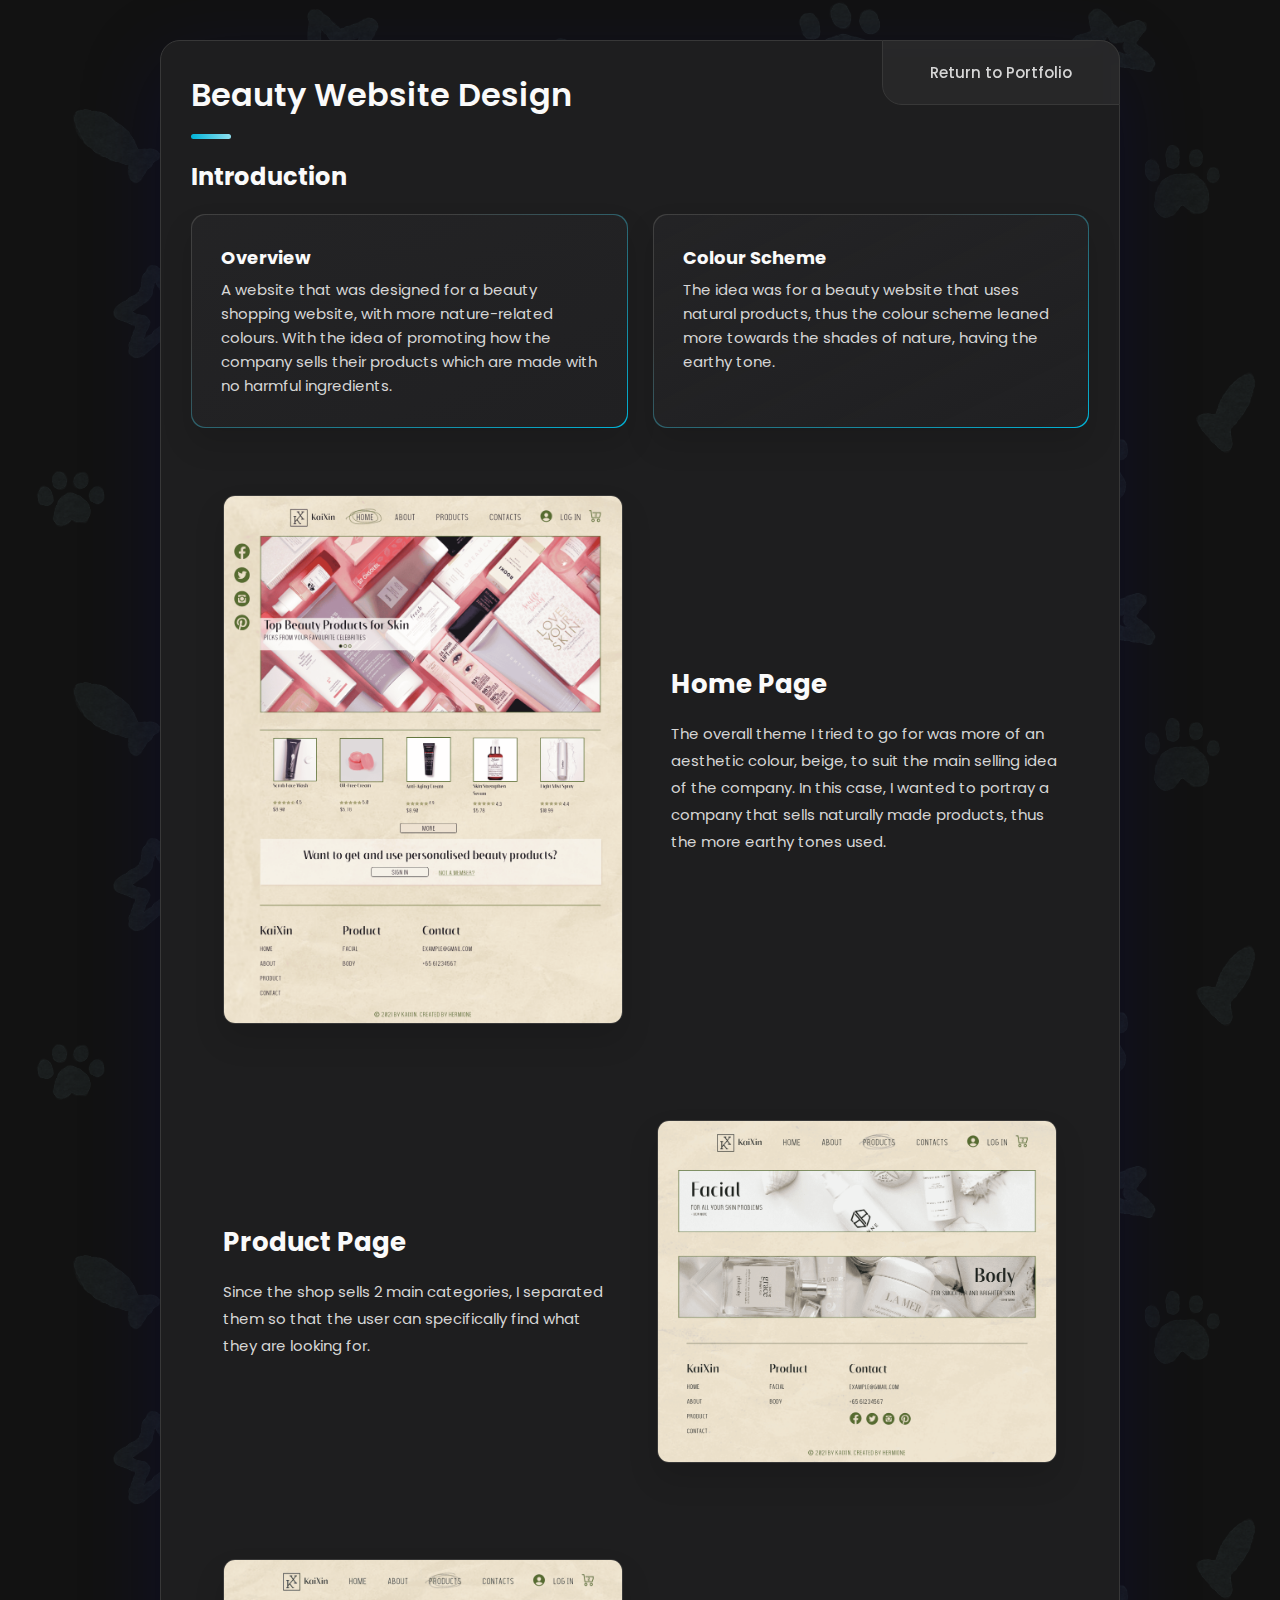
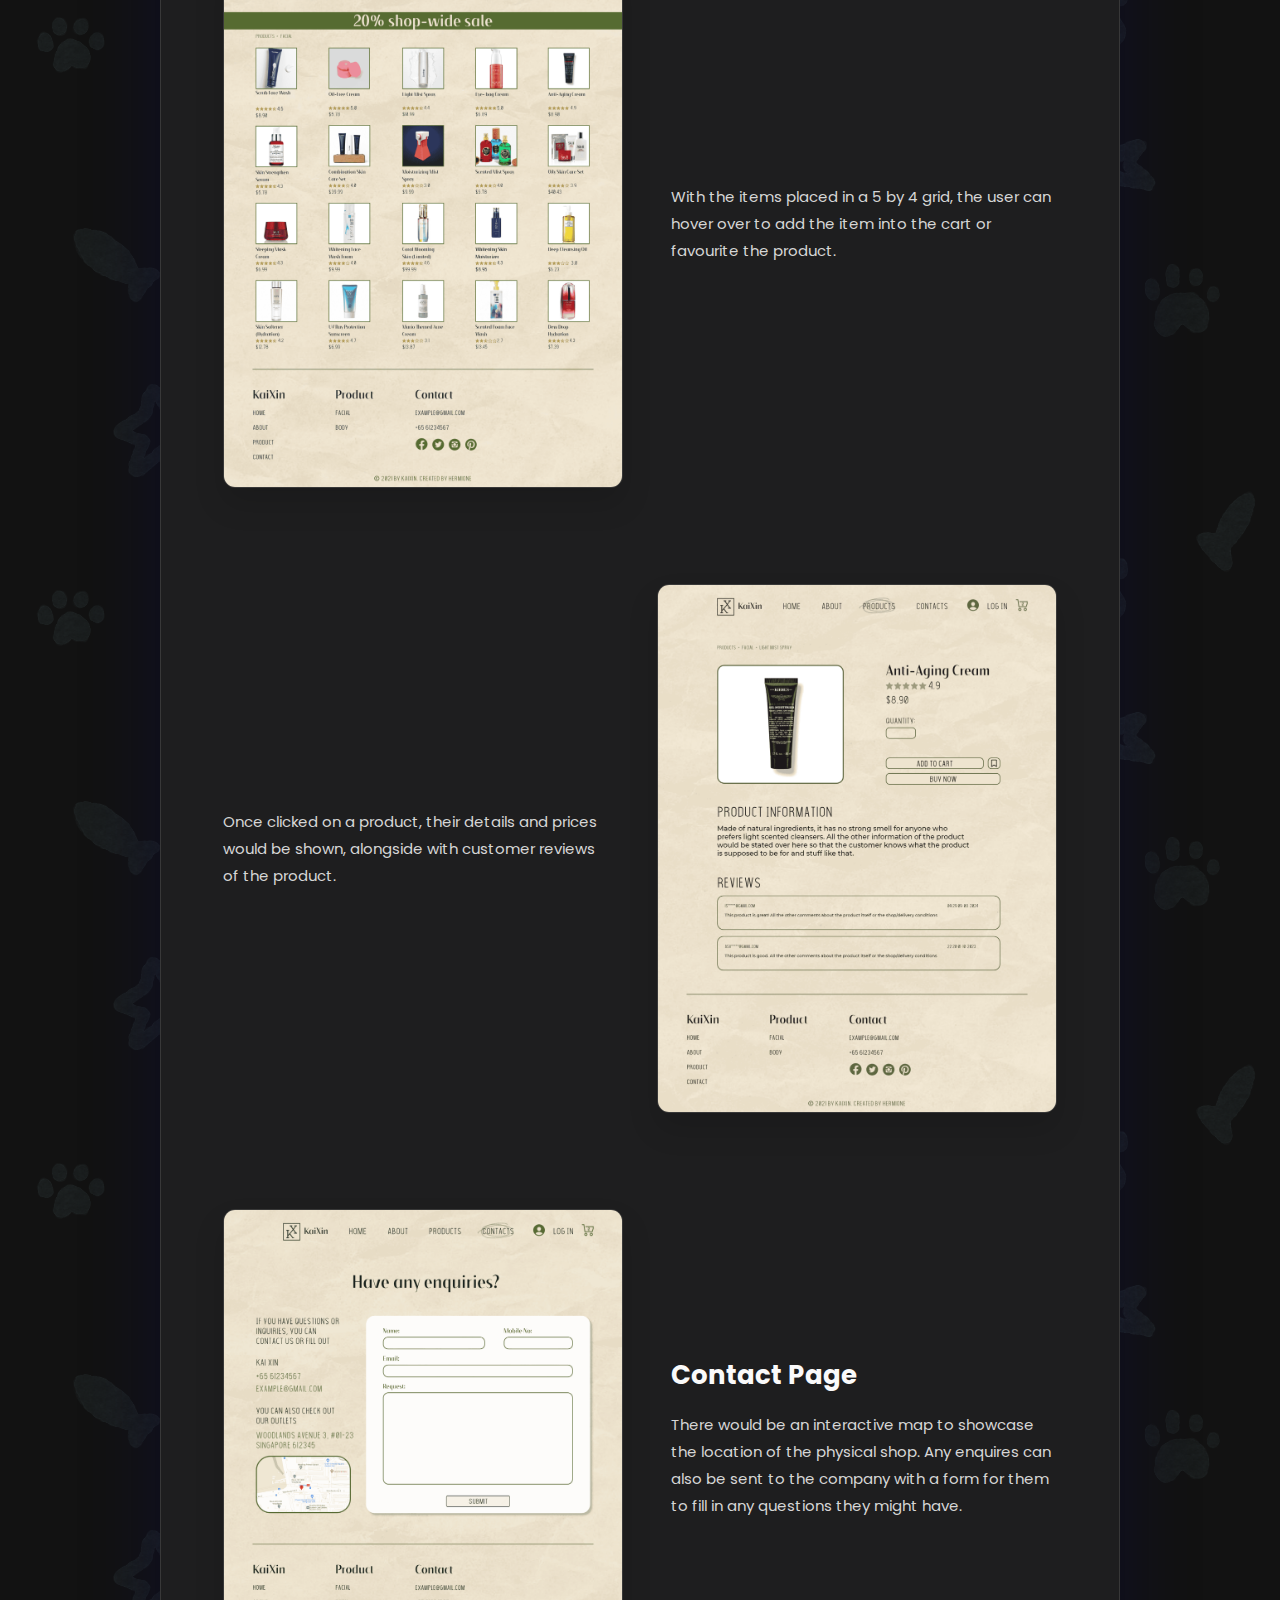
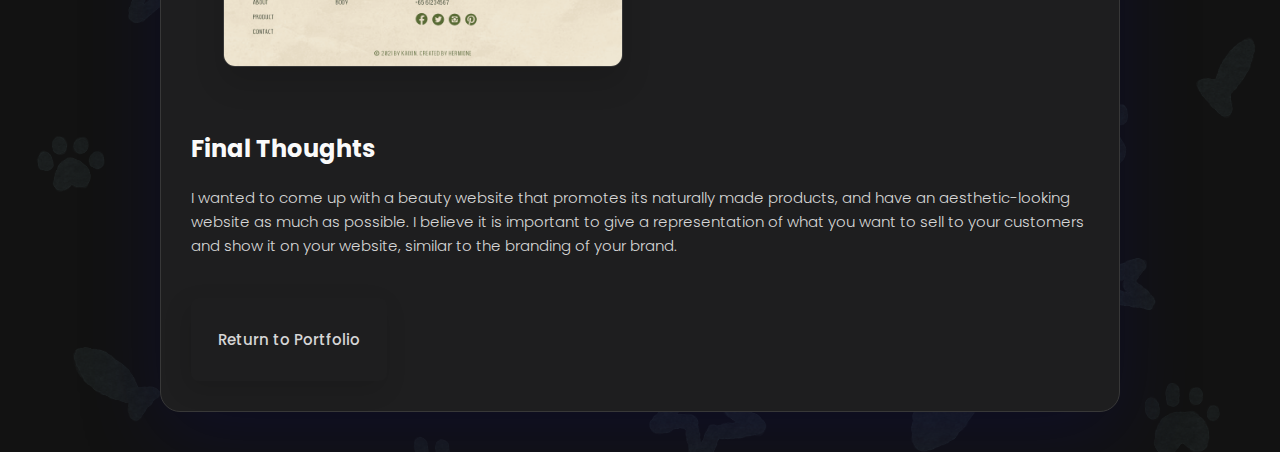
<file: projects/beautywebsite.html>
<!DOCTYPE html>
<html lang="en">

<head>
  <meta charset="UTF-8">
  <meta http-equiv="X-UA-Compatible" content="IE=edge">
  <meta name="viewport" content="width=device-width, initial-scale=1.0">
  <title>Beauty Website Design</title>

  <!--
    - favicon
  -->
  <link rel="shortcut icon" href="../assets/images/logo.png" type="image/x-icon">

  <!--
    - custom css link
  -->
  <link rel="stylesheet" href="../assets/css/style.css">

  <!--
    - google font link
  -->
  <link rel="preconnect" href="https://fonts.googleapis.com">
  <link rel="preconnect" href="https://fonts.gstatic.com" crossorigin>
  <link href="https://fonts.googleapis.com/css2?family=Poppins:wght@300;400;500;600&display=swap" rel="stylesheet">
</head>

    <body>

    <main style="max-width: 1440px; margin: 40px auto;">
        <div class="main-content">
            <article class="about active">

            <nav class="navbar">

                <ul class="navbar-list">

                <li class="navbar-item">
                    <a href="../index.html" class="navbar-link">Return to Portfolio</a>
                </li>
                
                </ul>

            </nav>

            <header>
                <h2 class="h2 article-title">Beauty Website Design</h2>
            </header>

            <section class="service">

                <h3 class="h3 service-title">Introduction</h3>

                <ul class="service-list">

                    <li class="service-item">
                        
                        <div class="service-content-box">
                        <h4 class="h4 service-item-title">Overview</h4>
                        <p class="service-item-text">
                            A website that was designed for a beauty shopping website, with more nature-related colours.
                            With the idea of promoting how the company sells their products which are made with no harmful
                            ingredients.
                        </p>
                        </div>

                    </li>

                    <li class="service-item">
                        
                        <div class="service-content-box">
                        <h4 class="h4 service-item-title">Colour Scheme</h4>
                        <p class="service-item-text">
                            The idea was for a beauty website that uses natural products, thus the colour scheme leaned more
                            towards the shades of nature, having the earthy tone.
                        </p>
                        </div>

                    </li>

                </ul>

            </section>

            <section class="project-showcase">

                <div class="showcase-container">

                    <div class="showcase-image">
                        <img src="../assets/images/beauty-home.png" alt="Home Page">
                    </div>

                    <div class="showcase-text">

                        <h3>Home Page</h3>

                        <p>
                            The overall theme I tried to go for was more of an aesthetic colour, beige, to suit the main selling idea of the company.
                            In this case, I wanted to portray a company that sells naturally made products, thus the more earthy tones used.
                        </p>

                    </div>

                </div>

            </section>


            <section class="project-showcase">

                <div class="showcase-container reverse">

                    <div class="showcase-image">
                        <img src="../assets/images/beauty-product-1.png" alt="Product Page 1">
                    </div>

                    <div class="showcase-text">

                        <h3>Product Page</h3>

                        <p>
                            Since the shop sells 2 main categories, I separated them so that the user can specifically find what they are looking for.
                        </p>

                    </div>

                </div>

            </section>

            <section class="project-showcase">

                <div class="showcase-container">

                    <div class="showcase-image">
                        <img src="../assets/images/beauty-product-2.png" alt="Product Page 2">
                    </div>

                    <div class="showcase-text">

                        <p>
                            With the items placed in a 5 by 4 grid, the user can hover over to add the item into the cart or favourite the product.
                        </p>

                    </div>

                </div>

            </section>


            <section class="project-showcase">

                <div class="showcase-container reverse">

                    <div class="showcase-image">
                        <img src="../assets/images/beauty-product-3.png" alt="Product Page 3">
                    </div>

                    <div class="showcase-text">

                        <p>
                            Once clicked on a product, their details and prices would be shown, alongside with customer reviews of the product.
                        </p>

                    </div>

                </div>

            </section>

            <section class="project-showcase">

                <div class="showcase-container">

                    <div class="showcase-image">
                        <img src="../assets/images/beauty-contact.png" alt="Contact Page">
                    </div>

                    <div class="showcase-text">

                        <h3>Contact Page</h3>

                        <p>
                            There would be an interactive map to showcase the location of the physical shop. Any enquires can also be sent to the
                            company with a form for them to fill in any questions they might have.
                        </p>

                    </div>

                </div>

            </section>
            
            </section>

            <header>
                <h3 class="h3 service-title">Final Thoughts</h3>
            </header>

            <section class="about-text">

                <p>
                    I wanted to come up with a beauty website that promotes its naturally made products, and have an aesthetic-looking
                    website as much as possible. I believe it is important to give a representation of what you want to sell to your
                    customers and show it on your website, similar to the branding of your brand.
                </p>

            </section>

            <div class="button-box">

                <a href="../index.html" class="navbar-link">Return to Portfolio</a>

            </div>

            </article>
        </div>
        
    </main>

    </body>

</html>
</file>
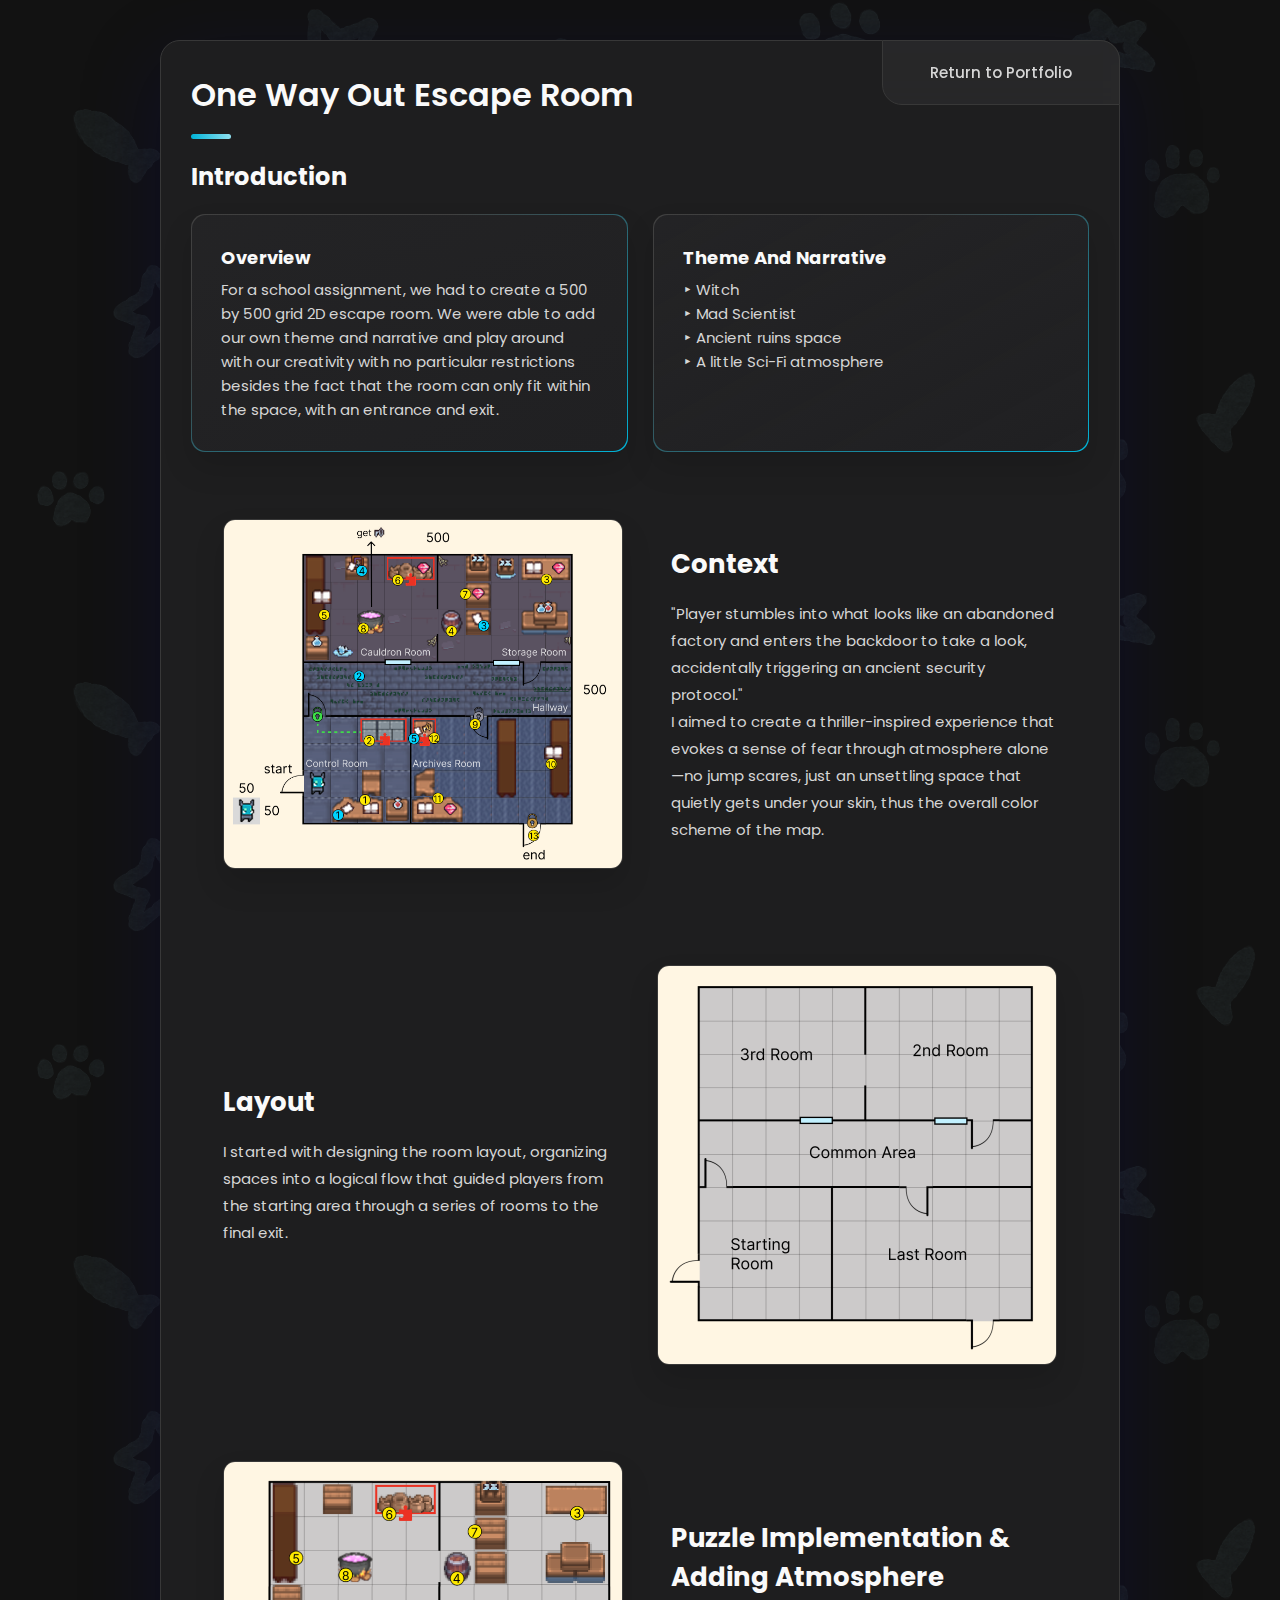
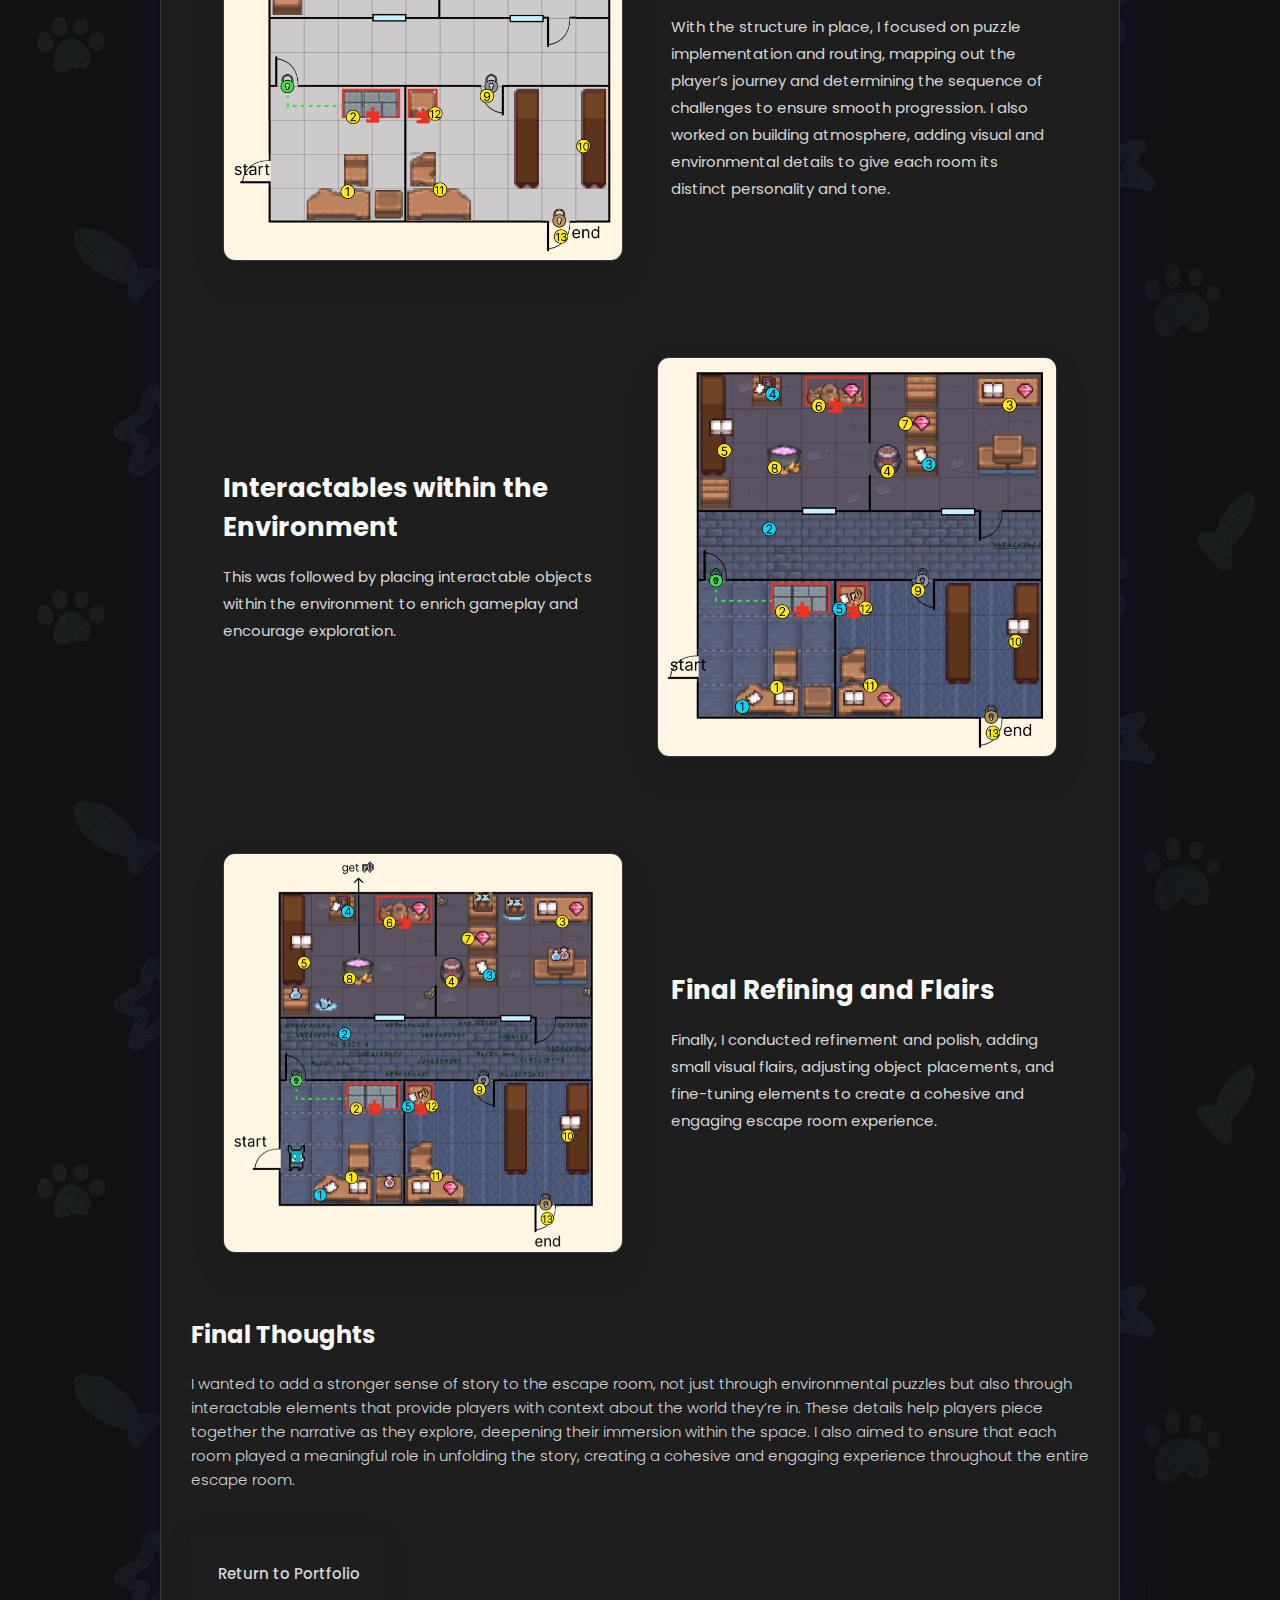
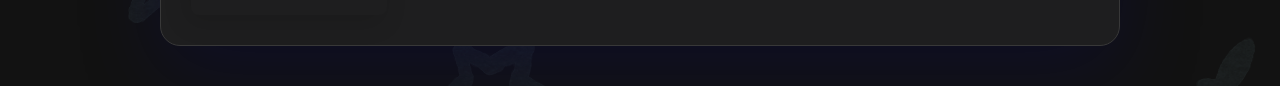
<file: projects/onewayout.html>
<!DOCTYPE html>
<html lang="en">

<head>
  <meta charset="UTF-8">
  <meta http-equiv="X-UA-Compatible" content="IE=edge">
  <meta name="viewport" content="width=device-width, initial-scale=1.0">
  <title>One Way Out</title>

  <!--
    - favicon
  -->
  <link rel="shortcut icon" href="../assets/images/logo.png" type="image/x-icon">

  <!--
    - custom css link
  -->
  <link rel="stylesheet" href="../assets/css/style.css">

  <!--
    - google font link
  -->
  <link rel="preconnect" href="https://fonts.googleapis.com">
  <link rel="preconnect" href="https://fonts.gstatic.com" crossorigin>
  <link href="https://fonts.googleapis.com/css2?family=Poppins:wght@300;400;500;600&display=swap" rel="stylesheet">
</head>

    <body>

    <main style="max-width: 1440px; margin: 40px auto;">
        <div class="main-content">
            <article class="about active">

            <nav class="navbar">

                <ul class="navbar-list">

                <li class="navbar-item">
                    <a href="../index.html" class="navbar-link">Return to Portfolio</a>
                </li>
                
                </ul>

            </nav>

            <header>
                <h2 class="h2 article-title">One Way Out Escape Room</h2>
            </header>

            <section class="service">

                <h3 class="h3 service-title">Introduction</h3>

                <ul class="service-list">

                    <li class="service-item">
                        
                        <div class="service-content-box">
                        <h4 class="h4 service-item-title">Overview</h4>
                        <p class="service-item-text">
                            For a school assignment, we had to create a 500 by 500 grid 2D escape room. We were able to add our
                            own theme and narrative and play around with our creativity with no particular restrictions besides
                            the fact that the room can only fit within the space, with an entrance and exit.
                        </p>
                        </div>

                    </li>

                    <li class="service-item">
                        
                        <div class="service-content-box">
                        <h4 class="h4 service-item-title">Theme and Narrative</h4>
                        <p class="service-item-text">
                            ‣ Witch
                        </p>

                        <p class="service-item-text">
                            ‣ Mad Scientist
                        </p>

                        <p class="service-item-text">
                            ‣ Ancient ruins space
                        </p>

                        <p class="service-item-text">
                            ‣ A little Sci-Fi atmosphere
                        </p>
                        </div>

                    </li>

                </ul>

            </section>

            <section class="project-showcase">

                <div class="showcase-container">

                    <div class="showcase-image">
                        <img src="../assets/images/onewayout-final.png" alt="onewayout">
                    </div>

                    <div class="showcase-text">

                        <h3>Context</h3>

                        <p>
                            "Player stumbles into what looks like an abandoned factory and enters the backdoor to take a
                            look, accidentally triggering an ancient security protocol."

                        </br>

                            I aimed to create a thriller-inspired experience that evokes a sense of fear through atmosphere
                            alone—no jump scares, just an unsettling space that quietly gets under your skin, thus the overall
                            color scheme of the map.

                        </p>

                    </div>

                </div>

            </section>


            <section class="project-showcase">

                <div class="showcase-container reverse">

                    <div class="showcase-image">
                        <img src="../assets/images/onewayout-layout.png" alt="onewayoutlayout">
                    </div>

                    <div class="showcase-text">

                        <h3>Layout</h3>

                        <p>
                            I started with designing the room layout, organizing spaces into a logical
                            flow that guided players from the starting area through a series of rooms
                            to the final exit.

                        </p>

                    </div>

                </div>

            </section>

            <section class="project-showcase">

                <div class="showcase-container">

                    <div class="showcase-image">
                        <img src="../assets/images/onewayout-puzzle.png" alt="onewayoutpuzzle">
                    </div>

                    <div class="showcase-text">

                        <h3>Puzzle Implementation & Adding Atmosphere</h3>

                        <p>
                            With the structure in place, I focused on puzzle implementation and routing, mapping
                            out the player’s journey and determining the sequence of challenges to ensure smooth
                            progression. I also worked on building atmosphere, adding visual and environmental
                            details to give each room its distinct personality and tone.

                        </p>

                    </div>

                </div>

            </section>


            <section class="project-showcase">

                <div class="showcase-container reverse">

                    <div class="showcase-image">
                        <img src="../assets/images/onewayout-interact.png" alt="onewayoutinteract">
                    </div>

                    <div class="showcase-text">

                        <h3>Interactables within the Environment</h3>

                        <p>
                            This was followed by placing interactable objects within the environment to enrich gameplay
                            and encourage exploration.

                        </p>

                    </div>

                </div>

            </section>

            <section class="project-showcase">

                <div class="showcase-container">

                    <div class="showcase-image">
                        <img src="../assets/images/onewayout-flair.png" alt="onewayoutflair">
                    </div>

                    <div class="showcase-text">

                        <h3>Final Refining and Flairs</h3>

                        <p>
                            Finally, I conducted refinement and polish, adding small visual flairs, adjusting object
                            placements, and fine-tuning elements to create a cohesive and engaging escape room experience.

                        </p>

                    </div>

                </div>

            </section>

            <header>
                <h3 class="h3 service-title">Final Thoughts</h3>
            </header>

            <section class="about-text">

                <p>
                    I wanted to add a stronger sense of story to the escape room, not just through environmental puzzles but
                    also through interactable elements that provide players with context about the world they’re in. These details
                    help players piece together the narrative as they explore, deepening their immersion within the space. I also
                    aimed to ensure that each room played a meaningful role in unfolding the story, creating a cohesive and engaging
                    experience throughout the entire escape room.
                </p>

            </section>

            <div class="button-box">

                <a href="../index.html" class="navbar-link">Return to Portfolio</a>

            </div>

            </article>
        </div>
        
    </main>

    </body>

</html>
</file>
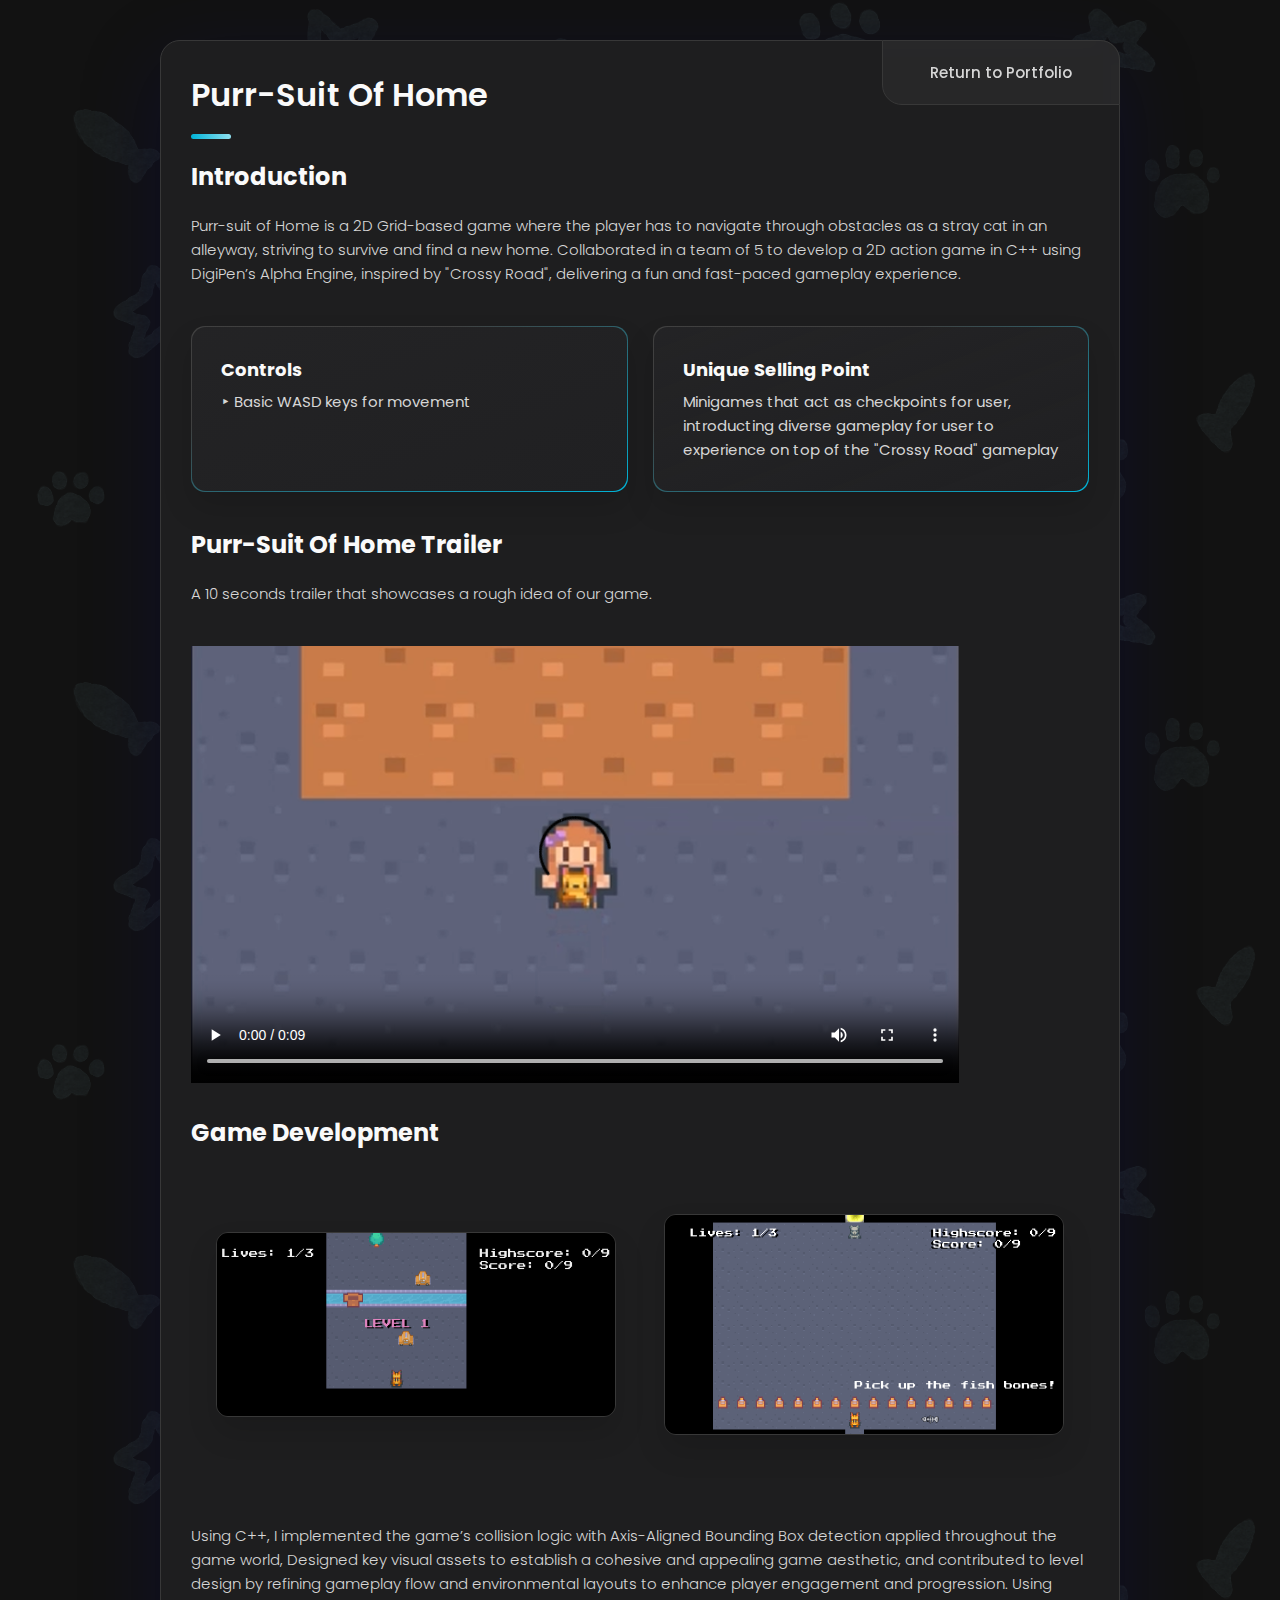
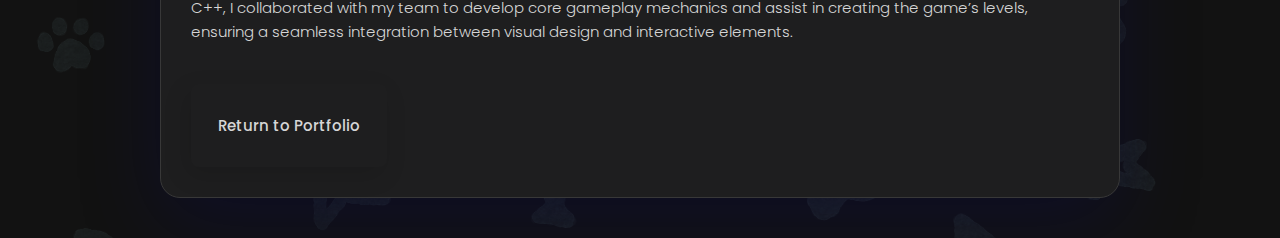
<file: projects/purrsuitofhome.html>
<!DOCTYPE html>
<html lang="en">

<head>
  <meta charset="UTF-8">
  <meta http-equiv="X-UA-Compatible" content="IE=edge">
  <meta name="viewport" content="width=device-width, initial-scale=1.0">
  <title>Purr-suit of Home</title>

  <!--
    - favicon
  -->
  <link rel="shortcut icon" href="../assets/images/logo.png" type="image/x-icon">

  <!--
    - custom css link
  -->
  <link rel="stylesheet" href="../assets/css/style.css">

  <!--
    - google font link
  -->
  <link rel="preconnect" href="https://fonts.googleapis.com">
  <link rel="preconnect" href="https://fonts.gstatic.com" crossorigin>
  <link href="https://fonts.googleapis.com/css2?family=Poppins:wght@300;400;500;600&display=swap" rel="stylesheet">
</head>

    <body>

    <main style="max-width: 1440px; margin: 40px auto;">
        <div class="main-content">

            <article class="about active">

                <nav class="navbar">

                    <ul class="navbar-list">

                    <li class="navbar-item">
                    <a href="../index.html" class="navbar-link">Return to Portfolio</a>
                </li>
                    
                    </ul>

                </nav>

            <header>
                <h2 class="h2 article-title">Purr-suit of Home</h2>
            </header>

            <section class="service">

                <h3 class="h3 service-title">Introduction</h3>

                <section class="about-text">

                <p>
                    Purr-suit of Home is a 2D Grid-based game where the player has to navigate through obstacles as a stray
                    cat in an alleyway, striving to survive and find a new home.
                    Collaborated in a team of 5 to develop a 2D action game in C++ using DigiPen’s Alpha Engine, inspired by
                    "Crossy Road", delivering a fun and fast-paced gameplay experience.
                </p>

            </section>

                <ul class="service-list">

                    <li class="service-item">

                        <div class="service-content-box">

                            <h4 class="h4 service-item-title">Controls</h4>
                            <p class="service-item-text">
                                ‣ Basic WASD keys for movement
                            </p>

                        </div>

                    </li>

                    <li class="service-item">

                        <div class="service-content-box">
                        <h4 class="h4 service-item-title">Unique Selling Point</h4>
                        <p class="service-item-text">
                            Minigames that act as checkpoints for user, introducting
                            diverse gameplay for user to experience on top of the "Crossy Road" gameplay

                        </p>
                        </div>

                    </li>

                </ul>

            </section>

            <header>
                <h3 class="h3 service-title">Purr-suit of Home Trailer</h3>
            </header>

            <section class="about-text">

                <p>
                    A 10 seconds trailer that showcases a rough idea of our game.
                </p>

            </section>

            <video width="768px" controls poster="../assets/images/purrsuit.png">

                <source src="../assets/videos/purrsuit-trailer.mp4" type="video/mp4">
                Your browser does not support the video tag.

            </video>

            </br></br>

            <header>
                <h3 class="h3 service-title">Game Development</h3>
            </header>

            <section class="project-showcase">

                <div class="showcase-container">

                    <div class="showcase-image">
                        <img src="../assets/images/purrsuit-level.png" alt="Level Screenshot">
                    </div>

                    <div class="showcase-image">
                        <img src="../assets/images/purrsuit-minigame.png" alt="Minigame Screenshot">
                    </div>

                </div>

            </section>

            </br>

            <section class="about-text">

                <p>
                    Using C++, I implemented the game’s collision logic with Axis-Aligned Bounding Box detection applied throughout the game world,
                    Designed key visual assets to establish a cohesive and appealing game aesthetic, and contributed to level design by refining
                    gameplay flow and environmental layouts to enhance player engagement and progression. Using C++, I collaborated with my team to
                    develop core gameplay mechanics and assist in creating the game’s levels, ensuring a seamless integration between visual design
                    and interactive elements.
                </p>

            </section>

            <div class="button-box">

                <a href="../index.html" class="navbar-link">Return to Portfolio</a>

            </div>

            </article>

        </div>
        
    </main>

    </body>

</html>
</file>
<file: assets/css/style.css>
/*-----------------------------------*\
  #style.css
\*-----------------------------------*/


/**
 * copyright 2022 @codewithsadee
 */





/*-----------------------------------*\
  #CUSTOM PROPERTY
\*-----------------------------------*/

:root {

  /**
   * colors
   */

  /* gradient */

  --bg-gradient-onyx: linear-gradient(
    to bottom right, 
    hsl(240, 1%, 25%) 3%, 
    hsl(0, 0%, 19%) 97%
  );
  --bg-gradient-jet: linear-gradient(
    to bottom right, 
    hsla(240, 1%, 18%, 0.251) 0%, 
    hsla(240, 2%, 11%, 0) 100%
  ), hsl(240, 2%, 13%);
  
  --bg-gradient-blue-1: linear-gradient(
    to bottom right,
    #90e0ef 0%,
    rgba(144, 224, 239, 0) 50%
  );
  --bg-gradient-blue-2: linear-gradient(
    135deg,
    rgba(0, 180, 216, 0.25) 0%,
    rgba(0, 180, 216, 0) 59.86%
  ), hsl(240, 2%, 13%);
  
  --border-gradient-onyx-blue: linear-gradient(
    to bottom right, 
    hsl(0, 0%, 25%) 30%, 
    #00b4d8
  );
  
  --text-gradient-blue: linear-gradient(
    to right, 
    #00b4d8, 
    #90e0ef
  );

  /* solid */

  --jet: hsl(0, 0%, 22%);
  --onyx: hsl(240, 1%, 17%);
  --eerie-black-1: hsl(240, 2%, 13%);
  --eerie-black-2: hsl(240, 2%, 12%);
  --smoky-black: hsl(0, 0%, 7%);
  --white-1: hsl(0, 0%, 100%);
  --white-2: hsl(0, 0%, 98%);
  
  --blue-primary: #00b4d8;
  --blue-light: #90e0ef;
  --blue-muted: #48cae4;

  --light-cyan: #caf0f8;
  --honolulu-blue: #0077b6;
  --federal-blue: #03045e;

  --light-gray: hsl(0, 0%, 84%);

  /**
   * typography
   */
  --ff-poppins: 'Poppins', sans-serif;

  --fs-1: 24px;
  --fs-2: 18px;
  --fs-3: 17px;
  --fs-4: 16px;
  --fs-5: 15px;
  --fs-6: 14px;
  --fs-7: 13px;
  --fs-8: 11px;

  --fw-300: 300;
  --fw-400: 400;
  --fw-500: 500;
  --fw-600: 600;

  /**
   * shadow
   */
  --shadow-1: -4px 8px 24px rgba(3, 4, 94, 0.25);
  --shadow-2: 0 16px 30px rgba(3, 4, 94, 0.25);
  --shadow-3: 0 16px 40px rgba(3, 4, 94, 0.25);
  --shadow-4: 0 25px 50px rgba(3, 4, 94, 0.15);
  --shadow-5: 0 24px 80px rgba(3, 4, 94, 0.25);

  /**
   * transition
   */
  --transition-1: 0.25s ease;
  --transition-2: 0.5s ease-in-out;

}



/*-----------------------------------*\
  #RESET
\*-----------------------------------*/

*, *::before, *::after {
  margin: 0;
  padding: 0;
  box-sizing: border-box;
}

a { text-decoration: none; }

li { list-style: none; }

img, ion-icon, a, button, time, span { display: block; }

button {
  font: inherit;
  background: none;
  border: none;
  text-align: left;
  cursor: pointer;
}

input, textarea {
  display: block;
  width: 100%;
  background: none;
  font: inherit;
}

::selection {
  background: var(----blue-primary);
  color: var(--smoky-black);
}

:focus { outline-color: var(----blue-primary); }

html { font-family: var(--ff-poppins); }

body {
  background: var(--smoky-black);
  background-image: url('../images/bg-pattern.png');
  background-position: fixed;
}





/*-----------------------------------*\
  #REUSED STYLE
\*-----------------------------------*/

.sidebar,
article {
  background: var(--eerie-black-2);
  border: 1px solid var(--jet);
  border-radius: 20px;
  padding: 15px;
  box-shadow: var(--shadow-1);
  z-index: 1;
}

.separator {
  width: 100%;
  height: 1px;
  background: var(--jet);
  margin: 16px 0;
}

.icon-box {
  position: relative;
  background: var(--border-gradient-onyx-blue);
  width: 30px;
  height: 30px;
  border-radius: 8px;
  display: flex;
  justify-content: center;
  align-items: center;
  font-size: 16px;
  color: var(--blue-primary);
  box-shadow: var(--shadow-1);
  z-index: 1;
}

.icon-box::before {
  content: "";
  position: absolute;
  inset: 1px;
  background: var(--eerie-black-1);
  border-radius: inherit;
  z-index: -1;
}

.icon-box ion-icon { --ionicon-stroke-width: 35px; }

/* sidebar button boxes*/
.button-box {
  display: inline-flex;
  align-items: center;
  padding: 10px 20px;
  border-radius: 8px;
  color: var(--honolulu-blue);
  box-shadow: var(--shadow-1);
  cursor: pointer;
  max-width: 100%;
  white-space: nowrap;
  transition: background-color 0.3s, transform 0.2s;
  gap: 10px;
}

.button-box:hover {
  background-color: var(--blue-primary);
  transform: scale(0.95);
}


article { display: none; }

article.active {
  display: block;
  animation: fade 0.5s ease backwards;
}

@keyframes fade {
  0% { opacity: 0; }
  100% { opacity: 1; }
}

.h2,
.h3,
.h4,
.h5 {
  color: var(--white-2);
  text-transform: capitalize;
}

.h2 { font-size: var(--fs-1); }

.h3 { font-size: var(--fs-2); }

.h4 { font-size: var(--fs-4); }

.h5 {
  font-size: var(--fs-7);
  font-weight: var(--fw-500);
}

.article-title {
  position: relative;
  padding-bottom: 7px;
}

.article-title::after {
  content: "";
  position: absolute;
  bottom: 0;
  left: 0;
  width: 30px;
  height: 3px;
  background: var(--text-gradient-blue);
  border-radius: 3px;
}

.has-scrollbar::-webkit-scrollbar {
  width: 5px; /* for vertical scrollbar */
  height: 5px; /* for horizontal scrollbar */
}

.has-scrollbar::-webkit-scrollbar-track {
  background: var(--onyx);
  border-radius: 5px;
}

.has-scrollbar::-webkit-scrollbar-thumb {
  background: var(----blue-primary);
  border-radius: 5px;
}

.has-scrollbar::-webkit-scrollbar-button { width: 20px; }

.content-card {
  position: relative;
  background: var(--border-gradient-onyx-blue);
  padding: 15px;
  padding-top: 45px;
  border-radius: 14px;
  box-shadow: var(--shadow-2);
  cursor: pointer;
  z-index: 1;
}

.content-card::before {
  content: "";
  position: absolute;
  inset: 1px;
  background: var(--bg-gradient-jet);
  border-radius: inherit;
  z-index: -1;
}





/*-----------------------------------*\
  #MAIN
\*-----------------------------------*/

main {
  margin: 15px 12px;
  margin-bottom: 75px;
  min-width: 259px;
}





/*-----------------------------------*\
  #SIDEBAR
\*-----------------------------------*/

.sidebar {
  margin-bottom: 15px;
  max-height: 112px;
  overflow: hidden;
  transition: var(--transition-2);
}

.sidebar.active { max-height: 405px; }

.sidebar-info {
  position: relative;
  display: flex;
  justify-content: flex-start;
  align-items: center;
  gap: 15px;
}

.avatar-box {
  background: var(--bg-gradient-onyx);
  border-radius: 20px;
}

.info-content .name {
  color: var(--white-2);
  font-size: var(--fs-3);
  font-weight: var(--fw-500);
  letter-spacing: -0.25px;
  margin-bottom: 10px;
}

.info-content .title {
  color: var(--white-1);
  background: var(--onyx);
  font-size: var(--fs-8);
  font-weight: var(--fw-300);
  width: max-content;
  padding: 3px 12px;
  border-radius: 8px;
}

.info_more-btn {
  position: absolute;
  top: -15px;
  right: -15px;
  border-radius: 0 15px;
  font-size: 13px;
  color: var(--blue-primary);
  background: var(--border-gradient-onyx-blue);
  padding: 10px;
  box-shadow: var(--shadow-2);
  transition: var(--transition-1);
  z-index: 1;
}

.info_more-btn::before {
  content: "";
  position: absolute;
  inset: 1px;
  border-radius: inherit;
  background: var(--bg-gradient-jet);
  transition: var(--transition-1);
  z-index: -1;
}

.info_more-btn:hover,
.info_more-btn:focus { background: var(--bg-gradient-blue-1); }

.info_more-btn:hover::before,
.info_more-btn:focus::before { background: var(--bg-gradient-blue-2); }

.info_more-btn span { display: none; }

.sidebar-info_more {
  opacity: 0;
  visibility: hidden;
  transition: var(--transition-2);
}

.sidebar.active .sidebar-info_more {
  opacity: 1;
  visibility: visible;
}

.contacts-list {
  display: grid;
  grid-template-columns: 1fr;
  gap: 16px;
}

.contact-item {
  min-width: 100%;
  display: flex;
  align-items: center;
  gap: 16px;
}

.contact-info {
  max-width: calc(100% - 46px);
  width: calc(100% - 46px);
}

.contact-title {
  color: var(--light-cyan);
  font-size: var(--fs-8);
  text-transform: uppercase;
  margin-bottom: 2px;
}

.contact-info :is(.contact-link, time, address) {
  color: var(--white-2);
  font-size: var(--fs-7);
}

.contact-info address { font-style: normal; }

.social-list {
  display: flex;
  justify-content: flex-start;
  align-items: center;
  gap: 15px;
  padding-bottom: 4px;
  padding-left: 7px;
}

.social-item .social-link {
  color: var(--light-cyan);
  font-size: 18px;
}


.social-item .social-link:hover { color: var(--light-gray); }





/*-----------------------------------*\
  #NAVBAR
\*-----------------------------------*/

.navbar {
  position: fixed;
  bottom: 0;
  left: 0;
  width: 100%;
  background: hsla(240, 1%, 17%, 0.75);
  backdrop-filter: blur(10px);
  border: 1px solid var(--jet);
  border-radius: 12px 12px 0 0;
  box-shadow: var(--shadow-2);
  z-index: 5;
}

.navbar-list {
  display: flex;
  flex-wrap: wrap;
  justify-content: center;
  align-items: center;
  padding: 0 10px;
}

/* .navbar {
    position: fixed !important;
    top: 50% !important;
    left: 0 !important;
    right: auto !important;
    transform: translateY(-50%) !important;
    height: 100vh;
    width: 200px;
    display: flex;
    flex-direction: column;
    align-items: flex-start;
    justify-content: center;
    padding: 2rem 1rem;
    z-index: 10;
}

.navbar-list {
    list-style: none;
    padding: 0;
    margin: 0;
} */

.navbar-link {
  color: var(--light-gray);
  font-size: var(--fs-8);
  padding: 20px 7px;
  transition: color var(--transition-1);
}

.navbar-link:hover,
.navbar-link:focus { 
  color: var(--light-cyan); 
  transform: scale(1.20);
}

.navbar-link.active {
  color: var(--blue-primary);
  transform: scale(1);
}


/*-----------------------------------*\
  #ABOUT
\*-----------------------------------*/

.about .article-title { margin-bottom: 15px; }

.about-text {
  color: var(--light-gray);
  font-size: var(--fs-6);
  font-weight: var(--fw-300);
  line-height: 1.6;
}

.about-text p { margin-bottom: 15px; }



/**
 * #service 
 */

.service { margin-bottom: 35px; }

.service-title { margin-bottom: 20px; }

.service-list {
  display: grid;
  grid-template-columns: 1fr;
  gap: 20px;
}

.service-item {
  position: relative;
  background: var(--border-gradient-onyx-blue);
  padding: 20px;
  border-radius: 14px;
  box-shadow: var(--shadow-2);
  z-index: 1;
}

.service-item::before {
  content: "";
  position: absolute;
  inset: 1px;
  background: var(--bg-gradient-jet);
  border-radius: inherit;
  z-index: -1;
}

.service-icon-box { margin-bottom: 10px; }

.service-icon-box img { margin: auto; }

.service-content-box { text-align: center; }

.service-item-title { margin-bottom: 7px; }

.service-item-text {
  color: var(--light-gray);
  font-size: var(--fs-6);
  font-weight: var(--fw-3);
  line-height: 1.6;
}


/**
 * #testimonials 
 */

.testimonials { margin-bottom: 30px; }

.testimonials-title { margin-bottom: 20px; }

.testimonials-list {
  display: flex;
  justify-content: flex-start;
  align-items: flex-start;
  gap: 15px;
  margin: 0 -15px;
  padding: 25px 15px;
  padding-bottom: 35px;
  overflow-x: auto;
  scroll-behavior: smooth;
  overscroll-behavior-inline: contain;
  scroll-snap-type: inline mandatory;
}

.testimonials-item {
  min-width: 100%;
  scroll-snap-align: center;
}

.testimonials-avatar-box {
  position: absolute;
  top: 0;
  left: 0;
  transform: translate(15px, -25px);
  background: var(--bg-gradient-onyx);
  border-radius: 14px;
  box-shadow: var(--shadow-1);
}

.testimonials-item-title { margin-bottom: 7px; }

.testimonials-text {
  color: var(--light-gray);
  font-size: var(--fs-6);
  font-weight: var(--fw-300);
  line-height: 1.6;
  display: -webkit-box;
  line-clamp: 4;
  -webkit-line-clamp: 4;
  -webkit-box-orient: vertical;
  overflow: hidden;
}


/**
 * #testimonials-modal
 */

.modal-container {
  position: fixed;
  top: 0;
  left: 0;
  width: 100%;
  height: 100%;
  display: flex;
  justify-content: center;
  align-items: center;
  overflow-y: auto;
  overscroll-behavior: contain;
  z-index: 20;
  pointer-events: none;
  visibility: hidden;
}

.modal-container::-webkit-scrollbar { display: none; }

.modal-container.active {
  pointer-events: all;
  visibility: visible;
}

.overlay {
  position: fixed;
  top: 0;
  left: 0;
  width: 100%;
  height: 100vh;
  background: hsl(0, 0%, 5%);
  opacity: 0;
  visibility: hidden;
  pointer-events: none;
  z-index: 1;
  transition: var(--transition-1);
}

.overlay.active {
  opacity: 0.8;
  visibility: visible;
  pointer-events: all;
}

.testimonials-modal {
  background: var(--eerie-black-2);
  position: relative;
  padding: 15px;
  margin: 15px 12px;
  border: 1px solid var(--jet);
  border-radius: 14px;
  box-shadow: var(--shadow-5);
  transform: scale(1.2);
  opacity: 0;
  transition: var(--transition-1);
  z-index: 2;
}

.modal-container.active .testimonials-modal {
  transform: scale(1);
  opacity: 1;
}

.modal-close-btn {
  position: absolute;
  top: 15px;
  right: 15px;
  background: var(--onyx);
  border-radius: 8px;
  width: 32px;
  height: 32px;
  display: flex;
  justify-content: center;
  align-items: center;
  color: var(--white-2);
  font-size: 18px;
  opacity: 0.7;
}

.modal-close-btn:hover,
.modal-close-btn:focus { opacity: 1; }

.modal-close-btn ion-icon { --ionicon-stroke-width: 50px; }

.modal-avatar-box {
  background: var(--bg-gradient-onyx);
  width: max-content;
  border-radius: 14px;
  margin-bottom: 15px;
  box-shadow: var(--shadow-2);
}

.modal-img-wrapper > img { display: none; }

.modal-title { margin-bottom: 4px; }

.modal-content time {
  font-size: var(--fs-6);
  color: var(--light-cyan);
  font-weight: var(--fw-300);
  margin-bottom: 10px;
}

.modal-content p {
  color: var(--light-gray);
  font-size: var(--fs-6);
  font-weight: var(--fw-300);
  line-height: 1.6;
}


/**
 * #clients 
 */

.clients { margin-bottom: 15px; }

.clients-list {
  display: flex;
  justify-content: flex-start;
  align-items: flex-start;
  gap: 15px;
  margin: 0 -15px;
  padding: 25px;
  padding-bottom: 25px;
  overflow-x: auto;
  scroll-behavior: smooth;
  overscroll-behavior-inline: contain;
  scroll-snap-type: inline mandatory;
  scroll-padding-inline: 25px;
}

.clients-item {
  min-width: 50%;
  scroll-snap-align: start;
}

.clients-item img {
  width: 100%;
  filter: grayscale(1);
  transition: var(--transition-1);
}

.clients-item img:hover { filter: grayscale(0); }





/*-----------------------------------*\
  #RESUME
\*-----------------------------------*/

.article-title { margin-bottom:30px; }

/* view PDF button */
.view-pdf-btn {
  display: inline-flex;
  align-items: center;
  gap: 0.5rem;
  padding: 12px 24px;
  background-color: var(--honolulu-blue);
  color: white;
  border: none;
  border-radius: 8px;
  font-size: var(--fs-6);
  cursor: pointer;
  transition: all 0.3s ease;
  white-space: nowrap;
  flex-shrink: 0;
}

.view-pdf-btn:hover {
  background-color: var(--blue-primary);
  transform: scale(0.95);
  box-shadow: 0 4px 12px rgba(0, 188, 212, 0.4);
}

.view-pdf-btn ion-icon {
  font-size: 1.2rem;
}


/**
 * education and experience 
 */

.timeline { margin-bottom: 30px; }

.timeline .title-wrapper {
  display: flex;
  align-items: center;
  gap: 15px;
  margin-bottom: 25px;
}

.timeline-list {
  font-size: var(--fs-6);
  margin-left: 45px;
}

.timeline-item { position: relative; }

.timeline-item:not(:last-child) { margin-bottom: 20px; }

.timeline-item-title {
  font-size: var(--fs-6);
  line-height: 1.3;
  margin-bottom: 7px;
}

.timeline-list span {
  color: var(--blue-light);
  font-weight: var(--fw-400);
  line-height: 1.6;
}

.timeline-item:not(:last-child)::before {
  content: "";
  position: absolute;
  top: -25px;
  left: -30px;
  width: 1px;
  height: calc(100% + 50px);
  background: var(--jet);
}

.timeline-item::after {
  content: "";
  position: absolute;
  top: 5px;
  left: -33px;
  height: 6px;
  width: 6px;
  background: var(--text-gradient-blue);
  border-radius: 50%;
  box-shadow: 0 0 0 4px var(--jet);
}

.timeline-text {
  color: var(--light-gray);
  font-weight: var(--fw-300);
  line-height: 1.6;
}



/**
 * skills 
 */

.skills-title { margin-bottom: 20px; }

.skills-list { padding: 20px; }


.skills-item:not(:last-child) { margin-bottom: 15px; }

.skill .title-wrapper {
  display: flex;
  align-items: center;
  gap: 5px;
  margin-bottom: 8px;
}

.skill .title-wrapper data {
  color: var(--light-gray);
  font-size: var(--fs-7);
  font-weight: var(--fw-300);
}

.skill-progress-bg {
  background: var(--jet);
  width: 100%;
  height: 8px;
  border-radius: 10px;
}

.skill-progress-fill {
  background: var(--text-gradient-blue);
  height: 100%;
  border-radius: inherit;
}





/*-----------------------------------*\
  #PORTFOLIO
\*-----------------------------------*/

.filter-list { display: none; }

.filter-select-box {
  position: relative;
  margin-bottom: 25px;
}

.filter-select {
  background: var(--eerie-black-2);
  color: var(--light-gray);
  display: flex;
  justify-content: space-between;
  align-items: center;
  width: 100%;
  padding: 12px 16px;
  border: 1px solid var(--jet);
  border-radius: 14px;
  font-size: var(--fs-6);
  font-weight: var(--fw-300);
}

.filter-select.active .select-icon { transform: rotate(0.5turn); }

.select-list {
  background: var(--eerie-black-2);
  position: absolute;
  top: calc(100% + 6px);
  width: 100%;
  padding: 6px;
  border: 1px solid var(--jet);
  border-radius: 14px;
  z-index: 2;
  opacity: 0;
  visibility: hidden;
  pointer-events: none;
  transition: 0.15s ease-in-out;
}

.filter-select.active + .select-list {
  opacity: 1;
  visibility: visible;
  pointer-events: all;
}

.select-item button {
  background: var(--eerie-black-2);
  color: var(--light-gray);
  font-size: var(--fs-6);
  font-weight: var(--fw-300);
  text-transform: capitalize;
  width: 100%;
  padding: 8px 10px;
  border-radius: 8px;
}

.select-item button:hover { --eerie-black-2: hsl(240, 2%, 20%); }

.project-list {
  display: grid;
  grid-template-columns: 1fr;
  gap: 30px;
  margin-bottom: 10px;
}

.project-item { display: none; }

.project-item.active {
  display: block;
  animation: scaleUp 0.25s ease forwards;
}

@keyframes scaleUp {
  0% { transform: scale(0.5); }
  100% { transform: scale(1); }
}

.project-item > a { width: 100%; }

.project-img {
  position: relative;
  width: 100%;
  height: 200px;
  border-radius: 16px;
  overflow: hidden;
  margin-bottom: 15px;
}

.project-img::before {
  content: "";
  position: absolute;
  top: 0;
  left: 0;
  width: 100%;
  height: 100%;
  background: transparent;
  z-index: 1;
  transition: var(--transition-1);
}

.project-item > a:hover .project-img::before { background: hsla(0, 0%, 0%, 0.5); }

.project-item-icon-box {
  --scale: 0.8;

  background: var(--jet);
  color: var(--blue-primary);
  position: absolute;
  top: 50%;
  left: 50%;
  transform: translate(-50%, -50%) scale(var(--scale));
  font-size: 20px;
  padding: 18px;
  border-radius: 12px;
  opacity: 0;
  z-index: 1;
  transition: var(--transition-1);
}

.project-item > a:hover .project-item-icon-box {
  --scale: 1;
  opacity: 1;
}

.project-item-icon-box ion-icon { --ionicon-stroke-width: 50px; }

.project-img img {
  width: 100%;
  height: 100%;
  object-fit: cover;
  transition: var(--transition-1);
}

.project-item > a:hover img { transform: scale(1.1); }

.project-title,
.project-category { margin-left: 10px; }

.project-title {
  color: var(--white-2);
  font-size: var(--fs-5);
  font-weight: var(--fw-400);
  text-transform: capitalize;
  line-height: 1.3;
}

.project-category {
  color: var(--light-cyan);
  font-size: var(--fs-6);
  font-weight: var(--fw-300);
}

.project-showcase {
  margin: 2rem 0;
}

.showcase-container {
  display: flex;
  align-items: center;
  justify-content: center;
  gap: 3rem;
  max-width: 1200px;
  margin: 0 auto;
  padding: 2rem;
}

.showcase-container.reverse {
  flex-direction: row-reverse;
}

.showcase-image {
  flex: 1;
  max-width: 500px;
}

.showcase-image img {
  width: 400px;
  height: auto;
  border-radius: 12px;
  border: 1px solid var(--jet);
  box-shadow: var(--shadow-2);
}

.showcase-text {
  flex: 1;
  max-width: 500px;
}

.showcase-text h3 {
  color: var(--white-2);
  font-size: var(--fs-3);
  margin-bottom: 1rem;
}

.showcase-text p {
  color: var(--light-gray);
  font-size: var(--fs-6);
  line-height: 1.8;
}





/*-----------------------------------*\
  #BLOG
\*-----------------------------------*/

.blog-posts { margin-bottom: 10px; }

.blog-posts-list {
  display: grid;
  grid-template-columns: 1fr;
  gap: 20px;
}

.blog-post-item > a {
  position: relative;
  background: var(--border-gradient-onyx-blue);
  height: 100%;
  box-shadow: var(--shadow-4);
  border-radius: 16px;
  z-index: 1;
}

.blog-post-item > a::before {
  content: "";
  position: absolute;
  inset: 1px;
  border-radius: inherit;
  background: var(--eerie-black-1);
  z-index: -1;
}

.blog-banner-box {
  width: 100%;
  height: 200px;
  border-radius: 12px;
  overflow: hidden;
}

.blog-banner-box img {
  width: 100%;
  height: 100%;
  object-fit: cover;
  transition: var(--transition-1);
}

.blog-post-item > a:hover .blog-banner-box img { transform: scale(1.1); }

.blog-content { padding: 15px; }

.blog-meta {
  display: flex;
  justify-content: flex-start;
  align-items: center;
  gap: 7px;
  margin-bottom: 10px;
}

.blog-meta :is(.blog-category, time) {
  color: var(--light-cyan);
  font-size: var(--fs-6);
  font-weight: var(--fw-300);
}

.blog-meta .dot {
  background: var(--light-cyan);
  width: 4px;
  height: 4px;
  border-radius: 4px;
}

.blog-item-title {
  margin-bottom: 10px;
  line-height: 1.3;
  transition: var(--transition-1);
}

.blog-post-item > a:hover .blog-item-title { color: var(--blue-primary); }

.blog-text {
  color: var(--light-gray);
  font-size: var(--fs-6);
  font-weight: var(--fw-300);
  line-height: 1.6;
}





/*-----------------------------------*\
  #CONTACT
\*-----------------------------------*/

.mapbox {
  position: relative;
  height: 250px;
  width: 100%;
  border-radius: 16px;
  margin-bottom: 30px;
  border: 1px solid var(--jet);
  overflow: hidden;
}

.mapbox figure { height: 100%; }

.mapbox iframe {
  width: 100%;
  height: 100%;
  border: none;
  filter: grayscale(1) invert(1);
}

.contact-form { margin-bottom: 10px; }

.form-title { margin-bottom: 20px; }

.input-wrapper {
  display: grid;
  grid-template-columns: 1fr;
  gap: 25px;
  margin-bottom: 25px;
}

.form-input {
  color: var(--white-2);
  font-size: var(--fs-6);
  font-weight: var(--fw-400);
  padding: 13px 20px;
  border: 1px solid var(--jet);
  border-radius: 14px;
  outline: none;
}

.form-input::placeholder { font-weight: var(--fw-500); }

.form-input:focus { border-color: var(--blue-primary); }

textarea.form-input {
  min-height: 100px;
  height: 120px;
  max-height: 200px;
  resize: vertical;
  margin-bottom: 25px;
}

textarea.form-input::-webkit-resizer { display: none; }

.form-input:focus:invalid { border-color: var(--federal-blue); }

.form-btn {
  position: relative;
  width: 100%;
  background: var(--border-gradient-onyx-blue);
  color: var(--blue-primary);
  display: flex;
  justify-content: center;
  align-items: center;
  gap: 10px;
  padding: 13px 20px;
  border-radius: 14px;
  font-size: var(--fs-6);
  text-transform: capitalize;
  box-shadow: var(--shadow-3);
  z-index: 1;
  transition: var(--transition-1);
}

.form-btn::before {
  content: "";
  position: absolute;
  inset: 1px;
  background: var(--bg-gradient-jet);
  border-radius: inherit;
  z-index: -1;
  transition: var(--transition-1);
}

.form-btn ion-icon { font-size: 16px; }

.form-btn:hover { background: var(--bg-gradient-blue-1); }

.form-btn:hover::before { background: var(--bg-gradient-blue-2); }

.form-btn:disabled {
  opacity: 0.7;
  cursor: not-allowed;
}

.form-btn:disabled:hover { background: var(--border-gradient-onyx-blue); }

.form-btn:disabled:hover::before { background: var(--bg-gradient-jet); }





/*-----------------------------------*\
  #RESPONSIVE
\*-----------------------------------*/

/**
 * responsive larger than 450px screen
 */

@media (min-width: 450px) {

  /**
   * client
   */

  .clients-item { min-width: calc(33.33% - 10px); }



  /**
   * #PORTFOLIO, BLOG 
   */

  .project-img,
  .blog-banner-box { height: auto; }

}





/**
 * responsive larger than 580px screen
 */

@media (min-width: 580px) {

  /**
   * CUSTOM PROPERTY
   */

  :root {

    /**
     * typography
     */

    --fs-1: 32px;
    --fs-2: 24px;
    --fs-3: 26px;
    --fs-4: 18px;
    --fs-6: 15px;
    --fs-7: 15px;
    --fs-8: 12px;

  }



  /**
   * #REUSED STYLE
   */

  .sidebar, article {
    width: 520px;
    margin-inline: auto;
    padding: 30px;
  }

  .article-title {
    font-weight: var(--fw-600);
    padding-bottom: 15px;
  }

  .article-title::after {
    width: 40px;
    height: 5px;
  }

  .icon-box {
    width: 48px;
    height: 48px;
    border-radius: 12px;
    font-size: 18px;
  }



  /**
   * #MAIN
   */

  main {
    margin-top: 60px;
    margin-bottom: 100px;
  }



  /**
   * #SIDEBAR
   */

  .sidebar {
    max-height: 180px;
    margin-bottom: 30px;
  }

  .sidebar.active { max-height: 584px; }

  .sidebar-info { gap: 25px; }

  .avatar-box { border-radius: 30px; }

  .avatar-box img { width: 120px; }

  .info-content .name { margin-bottom: 15px; }

  .info-content .title { padding: 5px 18px; }

  .info_more-btn {
    top: -30px;
    right: -30px;
    padding: 10px 15px;
  }

  .info_more-btn span {
    display: block;
    font-size: var(--fs-8);
  }

  .info_more-btn ion-icon { display: none; }

  .separator { margin: 32px 0; }

  .contacts-list { gap: 20px; }

  .contact-info {
    max-width: calc(100% - 64px);
    width: calc(100% - 64px);
  }



  /**
   * #NAVBAR
   */

  .navbar { border-radius: 20px 20px 0 0; }

  .navbar-list { gap: 20px; }

  .navbar-link { --fs-8: 14px; }



  /**
   * #ABOUT
   */

  .about .article-title { margin-bottom: 20px; }

  .about-text { margin-bottom: 40px; }

  /* service */

  .service-item {
    display: flex;
    justify-content: flex-start;
    align-items: flex-start;
    gap: 18px;
    padding: 30px;
  }

  .service-icon-box {
    margin-bottom: 0;
    margin-top: 5px;
  }

  .service-content-box { text-align: left; }

  /**
   * #RESUME
   */

  .timeline-list { margin-left: 65px; }

  .timeline-item:not(:last-child)::before { left: -40px; }

  .timeline-item::after {
    height: 8px;
    width: 8px;
    left: -43px;
  }

  .skills-item:not(:last-child) { margin-bottom: 25px; }



  /**
   * #PORTFOLIO, BLOG
   */

  .project-img, .blog-banner-box { border-radius: 16px; }

  .blog-posts-list { gap: 30px; }

  .blog-content { padding: 25px; }



  /**
   * #CONTACT
   */

  .mapbox {
    height: 380px;
    border-radius: 18px;
  }

  .input-wrapper {
    gap: 30px;
    margin-bottom: 30px;
  }

  .form-input { padding: 15px 20px; }

  textarea.form-input { margin-bottom: 30px; }

  .form-btn {
    --fs-6: 16px;
    padding: 16px 20px;
  }

  .form-btn ion-icon { font-size: 18px; }

}





/**
 * responsive larger than 768px screen
 */

@media (min-width: 768px) {

  /**
   * REUSED STYLE
   */

  .sidebar, article { width: 700px; }

  .has-scrollbar::-webkit-scrollbar-button { width: 100px; }



  /**
   * SIDEBAR
   */

  .contacts-list {
    grid-template-columns: 1fr 1fr;
    gap: 30px 15px;
  }

  .avatar-logo {
    position: absolute;
    top: 10px;
    left: calc(50% + 35px);
    width: 50px;
    height: 50px;
    object-fit: contain;
  }

  /**
   * NAVBAR
   */

  .navbar-link { --fs-8: 15px; }



  /**
   * ABOUT
   */

   

  /**
   * RESUME
   */

  .header-wrapper {
    flex-direction: column;
    align-items: flex-start;
    gap: 1rem;
  }


  /**
   * PORTFOLIO
   */

  .article-title { padding-bottom: 20px; }

  .filter-select-box { display: none; }

  .filter-list {
    display: flex;
    justify-content: flex-start;
    align-items: center;
    gap: 25px;
    padding-left: 5px;
    margin-bottom: 30px;
  }

  .filter-item button {
    color: var(--light-gray);
    font-size: var(--fs-5);
    transition: var(--transition-1);
  }

  .filter-item button:hover { color: var(--light-cyan); }

  .filter-item button.active { color: var(--blue-primary); }

  /* portfolio and blog grid */

  .project-list, .blog-posts-list { grid-template-columns: 1fr 1fr; }



  /**
   * CONTACT
   */

  .input-wrapper { grid-template-columns: 1fr 1fr; }

  .form-btn {
    width: max-content;
    margin-left: auto;
  }
  
}





/**
 * responsive larger than 1024px screen
 */

@media (min-width: 1024px) {

  /**
   * CUSTOM PROPERTY
   */

  :root {

    /**
    * shadow
    */

    --shadow-1: -4px 8px 24px hsla(0, 0%, 0%, 0.125);
    --shadow-2: 0 16px 30px hsla(0, 0%, 0%, 0.125);
    --shadow-3: 0 16px 40px hsla(0, 0%, 0%, 0.125);

  }



  /**
   * REUSED STYLE
   */

  .sidebar, article {
    width: 950px;
    box-shadow: var(--shadow-5);
  }



  /**
   * MAIN 
   */

  main { margin-bottom: 60px; }

  .main-content {
    position: relative;
    width: max-content;
    margin: auto;
  }



  /**
   * NAVBAR
   */

  .navbar {
    position: absolute;
    bottom: auto;
    top: 0;
    left: auto;
    right: 0;
    width: max-content;
    border-radius: 0 20px;
    padding: 0 20px;
    box-shadow: none;
  }

  .navbar-list {
    gap: 30px;
    padding: 0 20px;
  }

  .navbar-link { font-weight: var(--fw-500); }



  /**
   * ABOUT
   */

  /* service */

  .service-list {
    grid-template-columns: 1fr 1fr;
    gap: 20px 25px;
  }

  /* testimonials */

  .testimonials-item { min-width: calc(50% - 15px); }

  /* clients */

  .clients-item { min-width: calc(25% - 38px); }



  /**
   * PORTFOLIO
   */

  .project-list { grid-template-columns: repeat(3, 1fr); }



  /**
   * BLOG
   */

  .blog-banner-box { height: 230px; }

}





/**
 * responsive larger than 1250px screen
 */

@media (min-width: 1250px) {

  /**
   * RESET
   */

  body::-webkit-scrollbar { width: 20px; }

  body::-webkit-scrollbar-track { background: var(--smoky-black); }

  body::-webkit-scrollbar-thumb {
    border: 5px solid var(--smoky-black);
    background: hsla(0, 0%, 100%, 0.1);
    border-radius: 20px;
    box-shadow: inset 1px 1px 0 hsla(0, 0%, 100%, 0.11),
                inset -1px -1px 0 hsla(0, 0%, 100%, 0.11);
  }

  body::-webkit-scrollbar-thumb:hover { background: hsla(0, 0%, 100%, 0.15); }

  body::-webkit-scrollbar-button { height: 60px; }



  /**
   * REUSED STYLE
   */

  .sidebar, article { width: auto; }

  article { min-height: 100%; }



  /**
   * MAIN
   */

  main {
    max-width: 1200px;
    margin-inline: auto;
    display: flex;
    justify-content: center;
    align-items: stretch;
    gap: 25px;
  }

  .main-content {
    min-width: 75%;
    width: 75%;
    margin: 0;
  }



  /**
   * SIDEBAR
   */

  .sidebar {
    position: sticky;
    top: 60px;
    max-height: max-content;
    height: 100%;
    margin-bottom: 0;
    padding-top: 60px;
    z-index: 1;
  }

  .sidebar-info { flex-direction: column; }

  /* .avatar-box img { width: 150px; } */

  .avatar-box {
    position: relative;
    border-radius: 30px;
    width: 120px;
    height: 120px;
    overflow: hidden;
  }

  .avatar-box img {
    object-fit: cover;
    display: block;
  }

  .info-content .name {
    white-space: nowrap;
    text-align: center;
  }

  .info-content .title { margin: auto; }

  .info_more-btn { display: none; }

  .sidebar-info_more {
    opacity: 1;
    visibility: visible;
  }

  .contacts-list { grid-template-columns: 1fr; }

  .contact-info :is(.contact-link) {
    white-space: nowrap;
    overflow: hidden;
    text-overflow: ellipsis;
  }

  .contact-info :is(.contact-link, time, address) {
    --fs-7: 14px;
    font-weight: var(--fw-300);
  }

  .separator:last-of-type {
    margin: 15px 0;
    opacity: 0;
  }

  .social-list { justify-content: center; }



  /**
	 * RESUME
	 */

  .timeline-text { max-width: 700px; }

  /* PDF */
  .header-wrapper {
    flex-direction: column;
    align-items: flex-start;
  }

}

@media (max-width: 1024px) {
  .avatar-logo {
    position: static;
    display: none;
  }
  
  .sidebar-info {
    gap: 10px;
    padding-right: 0;
  }
  
  .avatar-box {
    margin-bottom: 1rem;
  }

}

@media (max-width: 768px) {

  .showcase-image,
  .showcase-text {
    max-width: 100%;
  }
  
  .showcase-container {
    flex-direction: column;
    gap: 2rem;
  }

  .showcase-container.reverse {
    flex-direction: column;
  }

}


/*-----------------------------------*\
  #LOADING SCREEN
\*-----------------------------------*/

.loading-screen {
  position: fixed;
  top: 0;
  left: 0;
  width: 100%;
  height: 100%;
  background: var(--smoky-black);
  z-index: 10000;
  display: flex;
  align-items: center;
  justify-content: center;
  transition: opacity 0.8s ease-out;
}

/* fade out */
.loading-screen.fade-out {
  opacity: 0;
  pointer-events: none;
}

.loader {
  width: 30px;
  height: 30px;
  position: relative;
}

.loader::before {
  content: '';
  position: absolute;
  width: 100%;
  height: 100%;
  background-size: cover;
  background-position: center;
  animation: changeimg 1.5s infinite;
}

@keyframes changeimg {
  0%, 24.9% {
    background-image: url('../images/murphy.png');
    opacity: 1;
  }
  25%, 49.9% {
    background-image: url('../images/escape-kid.png');
    opacity: 1;
  }
  50%, 74.9% {
    background-image: url('../images/purr-cat.png');
    opacity: 1;
  }
  75%, 100% {
    background-image: url('../images/rosa.png');
    opacity: 1;
  }
}

body.loading {
  overflow: hidden;
}
</file>
